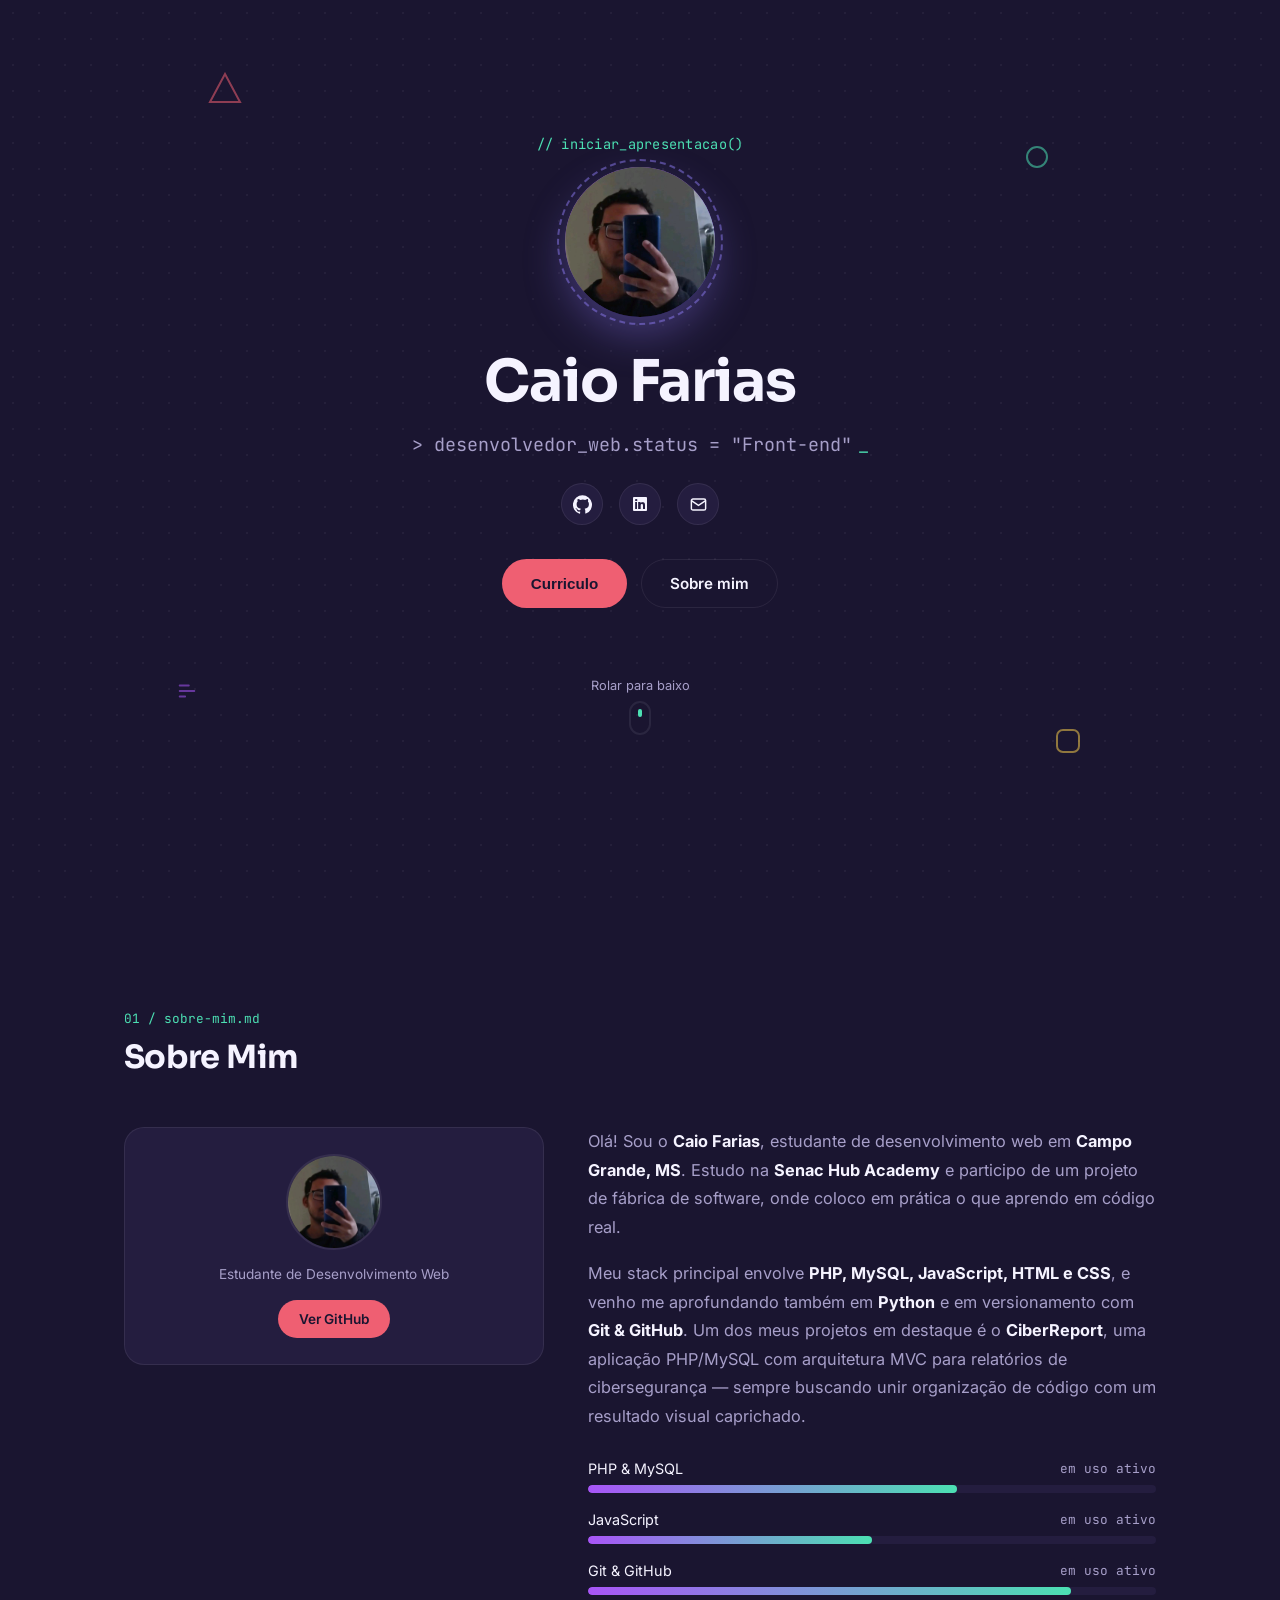
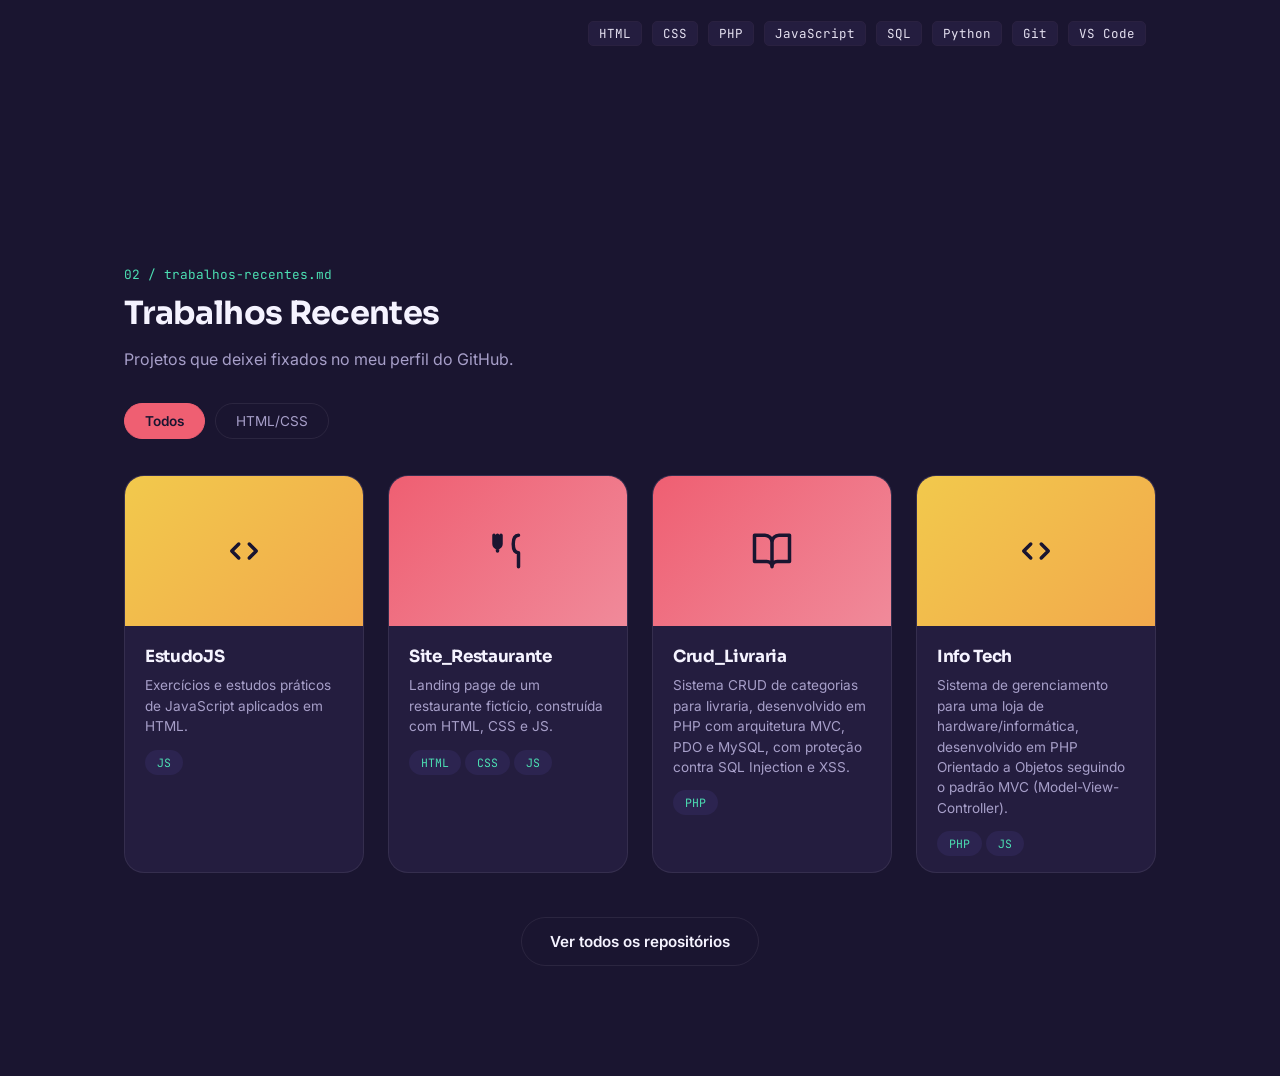
<file: index.html>
<!DOCTYPE html>
<html lang="pt-BR">
<head>
  <meta charset="UTF-8">
  <meta name="viewport" content="width=device-width, initial-scale=1.0">
  <title>Caio Farias — Desenvolvedor Web</title>

  <link rel="preconnect" href="https://fonts.googleapis.com">
  <link
    href="https://fonts.googleapis.com/css2?family=Sora:wght@400;600;700;800&family=Inter:wght@400;500;600&family=JetBrains+Mono:wght@400;500;600&display=swap"
    rel="stylesheet"
  >
  <link rel="stylesheet" href="https://cdnjs.cloudflare.com/ajax/libs/font-awesome/6.7.2/css/all.min.css">

  <link rel="stylesheet" href="index.css">
  <link rel="stylesheet" href="modal.css">

</head>
<body>

  <section class="hero" id="hero">

    <div class="shape" style="top:8%; left:10%; width:34px; animation-delay:0s;">
      <svg viewBox="0 0 34 34" fill="none">
        <polygon points="17,2 32,30 2,30" stroke="var(--coral)" stroke-width="2"/>
      </svg>
    </div>
    <div class="shape" style="top:16%; right:12%; width:26px; animation-delay:1.2s;">
      <svg viewBox="0 0 26 26" fill="none">
        <circle cx="13" cy="13" r="10" stroke="var(--mint)" stroke-width="2"/>
      </svg>
    </div>
    <div class="shape" style="bottom:22%; left:7%; width:22px; animation-delay:2s;">
      <svg viewBox="0 0 24 24" fill="none">
        <path d="M4 12h16M4 6h10M4 18h6" stroke="var(--purple)" stroke-width="2" stroke-linecap="round"/>
      </svg>
    </div>
    <div class="shape" style="bottom:16%; right:9%; width:30px; animation-delay:0.6s;">
      <svg viewBox="0 0 30 30" fill="none">
        <rect x="4" y="4" width="22" height="22" rx="6" stroke="var(--yellow)" stroke-width="2"/>
      </svg>
    </div>

    <span class="eyebrow mono">// iniciar_apresentacao()</span>

    <div class="avatar-wrap">
      <div class="avatar-ring"></div>
      <div class="avatar">
        <img src="Assets/perfil.jpg" alt="" class="avatar-img">
      </div>
    </div>

    <h1>Caio Farias</h1>

    <div class="title-line mono">
      <span>&gt; desenvolvedor_web.status = "Front-end"</span><span class="blink">_</span>
    </div>

    <div class="socials">
      <a href="https://github.com/CaioFarias-jpg" target="_blank" rel="noopener" aria-label="GitHub">
        <svg viewBox="0 0 24 24" fill="var(--text-light)">
          <path d="M12 .3a12 12 0 0 0-3.8 23.4c.6.1.8-.3.8-.6v-2.2c-3.3.7-4-1.6-4-1.6-.6-1.4-1.4-1.8-1.4-1.8-1.1-.8.1-.8.1-.8 1.2.1 1.9 1.3 1.9 1.3 1.1 1.9 2.9 1.3 3.6 1 .1-.8.4-1.3.8-1.6-2.7-.3-5.4-1.3-5.4-5.9 0-1.3.5-2.4 1.3-3.2-.1-.3-.6-1.6.1-3.3 0 0 1-.3 3.4 1.2a11.5 11.5 0 0 1 6 0c2.3-1.5 3.3-1.2 3.3-1.2.7 1.7.3 3 .1 3.3.8.8 1.3 1.9 1.3 3.2 0 4.6-2.7 5.6-5.4 5.9.4.4.8 1.1.8 2.2v3.3c0 .3.2.7.8.6A12 12 0 0 0 12 .3z"/>
        </svg>
      </a>
      <a href="https://www.linkedin.com/in/caio-farias-459695293/" target="_blank" rel="noopener" aria-label="LinkedIn">
        <i class="fa-brands fa-linkedin"></i>
      </a>
      <a href="mailto:caiovv1@outlook.com" aria-label="Email">
        <svg viewBox="0 0 24 24" fill="none" stroke="var(--text-light)" stroke-width="1.8">
          <rect x="3" y="5" width="18" height="14" rx="2"/>
          <path d="M3 7l9 6 9-6"/>
        </svg>
      </a>
    </div>

    <div class="hero-ctas">
      <button type="button" data-open-curriculo class="btn btn-solid">Curriculo</button>
      <a href="#sobre" class="btn btn-outline">Sobre mim</a>
    </div>

    <a href="#sobre" class="scroll-hint">
      <span>Rolar para baixo</span>
      <span class="scroll-dot"></span>
    </a>

  </section>

  <section class="about" id="sobre">

    <span class="section-tag">01 / sobre-mim.md</span>
    <h2>Sobre Mim</h2>

    <div class="about-grid">

      <div class="about-card">
        <div class="mini-avatar">
          <img src="Assets/perfil.jpg" alt="Caio Farias">
        </div>
        <p class="about-card-role">Estudante de Desenvolvimento Web</p>
        <a href="https://github.com/CaioFarias-jpg" target="_blank" rel="noopener" class="btn btn-solid btn-small">Ver GitHub</a>
      </div>

      <div class="about-text">
        <p>
          Olá! Sou o <strong>Caio Farias</strong>, estudante de desenvolvimento web em
          <strong>Campo Grande, MS</strong>. Estudo na <strong>Senac Hub Academy</strong> e
          participo de um projeto de fábrica de software, onde coloco em prática o que
          aprendo em código real.
        </p>
        <p>
          Meu stack principal envolve <strong>PHP, MySQL, JavaScript, HTML e CSS</strong>, e
          venho me aprofundando também em <strong>Python</strong> e em versionamento com
          <strong>Git &amp; GitHub</strong>. Um dos meus projetos em destaque é o
          <strong>CiberReport</strong>, uma aplicação PHP/MySQL com arquitetura MVC para
          relatórios de cibersegurança — sempre buscando unir organização de código com um
          resultado visual caprichado.
        </p>

        <div class="skills">
          <div class="skill-row">
            <div class="skill-label"><span>PHP &amp; MySQL</span><span>em uso ativo</span></div>
            <div class="skill-bar"><div class="skill-fill" style="--pct:65%"></div></div>
          </div>
          <div class="skill-row">
            <div class="skill-label"><span>JavaScript</span><span>em uso ativo</span></div>
            <div class="skill-bar"><div class="skill-fill" style="--pct:50%"></div></div>
          </div>
          <div class="skill-row">
            <div class="skill-label"><span>Git &amp; GitHub</span><span>em uso ativo</span></div>
            <div class="skill-bar"><div class="skill-fill" style="--pct:85%"></div></div>
          </div>
        </div>

        <div class="tag-cloud">
          <span class="tag">HTML</span>
          <span class="tag">CSS</span>
          <span class="tag">PHP</span>
          <span class="tag">JavaScript</span>
          <span class="tag">SQL</span>
          <span class="tag">Python</span>
          <span class="tag">Git</span>
          <span class="tag">VS Code</span>
        </div>
      </div>

    </div>
  </section>

  <section class="works" id="trabalhos">

    <span class="section-tag">02 / trabalhos-recentes.md</span>
    <h2>Trabalhos Recentes</h2>
    <p class="works-sub">Projetos que deixei fixados no meu perfil do GitHub.</p>

    <div class="filters" id="filters">
      <button class="filter-btn active" data-filter="all">Todos</button>
      <button class="filter-btn" data-filter="html">HTML/CSS</button>
    </div>

    <div class="works-grid" id="worksGrid">

      <a class="work-card" data-cat="html" href="https://github.com/CaioFarias-jpg/EstudoJS" target="_blank" rel="noopener">
        <div class="work-thumb work-thumb-1">
          <svg viewBox="0 0 24 24" width="42" height="42" fill="none">
            <path d="M9 8l-4 4 4 4M15 8l4 4-4 4" stroke="#1a1530" stroke-width="2" stroke-linecap="round" stroke-linejoin="round"/>
          </svg>
        </div>
        <div class="work-info">
          <h3>EstudoJS</h3>
          <p>Exercícios e estudos práticos de JavaScript aplicados em HTML.</p>
          <span class="work-tag">JS</span>
        </div>
      </a>

      <a class="work-card" data-cat="html" href="https://github.com/CaioFarias-jpg/Site_Restaurante" target="_blank" rel="noopener">
        <div class="work-thumb work-thumb-2">
          <svg viewBox="0 0 24 24" width="42" height="42" fill="none">
            <path d="M6 3v9M4 3v5a2 2 0 0 0 2 2 2 2 0 0 0 2-2V3M18 3c-2 0-3 2-3 5s1 5 3 5v8" stroke="#1a1530" stroke-width="2" stroke-linecap="round" stroke-linejoin="round"/>
          </svg>
        </div>
        <div class="work-info">
          <h3>Site_Restaurante</h3>
          <p>Landing page de um restaurante fictício, construída com HTML, CSS e JS.</p>
          <span class="work-tag">HTML</span>
          <span class="work-tag">CSS</span>
          <span class="work-tag">JS</span>
        </div>
      </a>

      <a class="work-card" data-cat="html" href="https://github.com/CaioFarias-jpg/Crud_Livraria" target="_blank" rel="noopener">
        <div class="work-thumb work-thumb-2">
          <svg viewBox="0 0 24 24" width="42" height="42" fill="none">
            <path d="M2 3h6a4 4 0 0 1 4 4v14a3 3 0 0 0-3-3H2V3z M22 3h-6a4 4 0 0 0-4 4v14a3 3 0 0 1 3-3h7V3z" stroke="#1a1530" stroke-width="2" stroke-linecap="round" stroke-linejoin="round"/>
          </svg>
        </div>
        <div class="work-info">
          <h3>Crud_Livraria</h3>
          <p>Sistema CRUD de categorias para livraria, desenvolvido em PHP com arquitetura MVC, PDO e MySQL, com proteção contra SQL Injection e XSS.</p>
          <span class="work-tag">PHP</span>
        </div>
      </a>
      <a class="work-card" data-cat="html" href="https://github.com/CaioFarias-jpg/InfoTech" target="_blank" rel="noopener">
        <div class="work-thumb work-thumb-1">
          <svg viewBox="0 0 24 24" width="42" height="42" fill="none">
            <path d="M9 8l-4 4 4 4M15 8l4 4-4 4" stroke="#1a1530" stroke-width="2" stroke-linecap="round" stroke-linejoin="round"/>
          </svg>
        </div>
        <div class="work-info">
          <h3>Info Tech</h3>
          <p>Sistema de gerenciamento para uma loja de hardware/informática, desenvolvido em PHP Orientado a Objetos seguindo o padrão MVC (Model-View-Controller).</p>
          <span class="work-tag">PHP</span>
          <span class="work-tag">JS</span>
        </div>
      </a>

    </div>

    <a href="https://github.com/CaioFarias-jpg?tab=repositories" target="_blank" rel="noopener" class="btn btn-outline load-more">
      Ver todos os repositórios
    </a>

  </section>

  <div class="cv-overlay" id="cvOverlay">
    <div class="cv-window" role="dialog" aria-modal="true" aria-label="Currículo de Caio" id="cvModal">

      <div class="cv-titlebar">
        <div class="cv-dots">
          <button aria-label="Fechar" id="closeCvBtn"><span class="red"></span></button>
          <span class="yellow"></span>
          <span class="green"></span>
        </div>
        <span class="cv-titlebar-label">caio@farias: ~</span>
      </div>

      <div class="cv-body">

        <div class="line"><span class="p">$</span> whoami</div>
        <div class="out"><strong>Caio Farias</strong> — Desenvolvedor Web</div>

        <div class="line"><span class="p">$</span> cat <span class="path">sobre.txt</span></div>
        <div class="out">
          Estudante de Desenvolvimento Web no Senac Hub Academy (Campo Grande/MS).
        </div>

        <div class="line"><span class="p">$</span> ls <span class="path">habilidades/</span></div>
        <div class="out">
          <div class="tag-row">
            <span class="tag">PHP (em estudo)</span>
            <span class="tag">MySQL</span>
            <span class="tag">JavaScript (em estudo)</span>
            <span class="tag">HTML/CSS</span>
            <span class="tag">Git &amp; GitHub</span>
          </div>
        </div>

        <div class="line"><span class="p">$</span> ls <span class="path">projetos/</span></div>
        <div class="out">
          <ul>
            <li><strong>CiberReport</strong> — plataforma de relatórios de cibersegurança (PHP MVC)</li>
            <li><strong>InfoTech</strong> — sistema de gestão para loja de hardware (PHP MVC)</li>
            <li><strong>Habit Tracker</strong> — app full-stack de tarefas e hábitos (PHP MVC)</li>
          </ul>
        </div>

        <div class="line"><span class="p">$</span> cat <span class="path">formacao.txt</span></div>
        <div class="out">Desenvolvimento Web — Senac Hub Academy, Campo Grande/MS</div>

        <div class="line"><span class="p">$</span> ./baixar-curriculo<span class="cursor-final"></span></div>
        <div class="out">
          <a class="cv-download" href="Assets/Curriculo_Caio_Farias.pdf" download>
            ⭳ baixar curriculo-caio.pdf
          </a>
        </div>

      </div>
    </div>
  </div>

  <script src="script.js"></script>

</body>
</html>
</file>
<file: index.css>
:root{
  --bg-base:#1a1530;
  --bg-panel:#241d3f;
  --bg-panel-2:#2c2450;
  --purple:#8b7bf0;
  --yellow:#f2c94c;
  --coral:#ef5f72;
  --mint:#4ce0b3;
  --text-light:#f5f3ff;
  --text-muted:#a79fc9;
  --border-soft:rgba(245,243,255,0.08);
}

*{margin:0;padding:0;box-sizing:border-box;}

html{scroll-behavior:smooth;}

body{
  background:var(--bg-base);
  color:var(--text-light);
  font-family:'Inter', sans-serif;
  overflow-x:hidden;
  position:relative;
}

body::before{
  content:"";
  position:fixed;
  inset:0;
  background-image:radial-gradient(circle, rgba(245,243,255,0.05) 1px, transparent 1px);
  background-size:26px 26px;
  pointer-events:none;
  z-index:0;
}

h1,h2,h3{
  font-family:'Sora', sans-serif;
  font-weight:700;
  letter-spacing:-0.02em;
}

.mono{ font-family:'JetBrains Mono', monospace; }

a{ color:inherit; text-decoration:none; }

section{
  position:relative;
  z-index:1;
  padding:110px 24px;
  max-width:1080px;
  margin:0 auto;
}

/* ---------- formas decorativas ---------- */
.shape{
  position:absolute;
  z-index:0;
  opacity:0.55;
  animation:float 7s ease-in-out infinite;
}
@keyframes float{
  0%,100%{ transform:translateY(0) rotate(0deg); }
  50%{ transform:translateY(-18px) rotate(8deg); }
}
@media (prefers-reduced-motion: reduce){
  .shape, .blink, .stat-icon{ animation:none !important; }
}

/* ================= HERO ================= */
.hero{
  min-height:100vh;
  display:flex;
  flex-direction:column;
  align-items:center;
  justify-content:center;
  text-align:center;
  padding-top:80px;
}

.hero .shape svg{ width:100%; height:100%; display:block; }

.avatar-wrap{
  position:relative;
  width:150px;
  height:150px;
  margin-bottom:28px;
}

.avatar-ring{
  position:absolute;
  inset:-8px;
  border-radius:50%;
  border:2px dashed rgba(139,123,240,0.5);
  animation:spin 18s linear infinite;
}
@keyframes spin{ to{ transform:rotate(360deg); } }
@media (prefers-reduced-motion: reduce){ .avatar-ring{ animation:none; } }

.avatar{
  width:100%;
  height:100%;
  border-radius:50%;
  background:linear-gradient(150deg, var(--purple), #5a4bc4);
  display:flex;
  align-items:center;
  justify-content:center;
  box-shadow:0 18px 40px rgba(139,123,240,0.35);
  overflow:hidden;
}

.avatar-img{
  width:100%;
  height:100%;
  object-fit:cover;
}

.hero .eyebrow{
  font-size:0.85rem;
  color:var(--mint);
  margin-bottom:14px;
  letter-spacing:0.02em;
}

.hero h1{
  font-size:clamp(2.4rem, 6vw, 3.6rem);
  color:var(--text-light);
}

.hero .title-line{
  margin-top:14px;
  font-size:1.15rem;
  color:var(--text-muted);
  display:flex;
  align-items:center;
  gap:6px;
  justify-content:center;
  flex-wrap:wrap;
}

.blink{
  animation:blink 1s steps(1) infinite;
  color:var(--mint);
}
@keyframes blink{ 50%{ opacity:0; } }

.socials{
  display:flex;
  gap:16px;
  margin-top:26px;
}

.socials a{
  width:42px;
  height:42px;
  border-radius:50%;
  border:1px solid var(--border-soft);
  display:flex;
  align-items:center;
  justify-content:center;
  transition:all .25s ease;
  background:var(--bg-panel);
}
.socials a:hover{
  border-color:var(--purple);
  transform:translateY(-4px);
  background:var(--bg-panel-2);
}
.socials svg{ width:19px; height:19px; }

.hero-ctas{
  display:flex;
  gap:14px;
  margin-top:34px;
  flex-wrap:wrap;
  justify-content:center;
}

.btn{
  display:inline-flex;
  align-items:center;
  gap:8px;
  padding:14px 28px;
  border-radius:100px;
  font-weight:600;
  font-size:0.95rem;
  transition:all .25s ease;
  border:1px solid transparent;
  cursor:pointer;
}
.btn-solid{
  background:var(--coral);
  color:#1a1530;
}
.btn-solid:hover{
  box-shadow:0 12px 30px rgba(239,95,114,0.4);
  transform:translateY(-3px);
}
.btn-outline{
  border-color:var(--border-soft);
  color:var(--text-light);
}
.btn-outline:hover{
  border-color:var(--purple);
  background:var(--bg-panel);
}
.btn-small{
  padding:10px 20px;
  font-size:0.85rem;
}

.scroll-hint{
  margin-top:70px;
  display:flex;
  flex-direction:column;
  align-items:center;
  gap:8px;
  color:var(--text-muted);
  font-size:0.8rem;
}
.scroll-dot{
  width:22px; height:34px;
  border-radius:20px;
  border:2px solid var(--border-soft);
  position:relative;
}
.scroll-dot::before{
  content:"";
  position:absolute;
  top:6px; left:50%;
  width:4px; height:8px;
  background:var(--mint);
  border-radius:4px;
  transform:translateX(-50%);
  animation:scrolldown 1.6s ease infinite;
}
@keyframes scrolldown{
  0%{ opacity:1; top:6px; }
  100%{ opacity:0; top:18px; }
}

/* ================= SOBRE MIM ================= */
.section-tag{
  font-family:'JetBrains Mono', monospace;
  font-size:0.8rem;
  color:var(--mint);
  display:block;
  margin-bottom:10px;
}

.about h2, .works h2{
  font-size:2rem;
  margin-bottom:16px;
}

.about h2{ margin-bottom:50px; }

.about-grid{
  display:grid;
  grid-template-columns:0.85fr 1.15fr;
  gap:44px;
  align-items:start;
}

.about-card{
  background:var(--bg-panel);
  border:1px solid var(--border-soft);
  border-radius:20px;
  padding:26px;
  text-align:center;
}

.mini-avatar{
  width:96px;
  height:96px;
  border-radius:50%;
  margin:0 auto 16px;
  overflow:hidden;
  border:2px solid var(--border-soft);
}
.mini-avatar img{
  width:100%;
  height:100%;
  object-fit:cover;
}

.about-card-role{
  color:var(--text-muted);
  font-size:0.85rem;
  margin-bottom:18px;
}

.about-text p{
  color:var(--text-muted);
  line-height:1.75;
  font-size:1.02rem;
  margin-bottom:18px;
}

.about-text strong{ color:var(--text-light); }

.skills{ margin-top:30px; }

.skill-row{ margin-bottom:18px; }

.skill-label{
  display:flex;
  justify-content:space-between;
  font-size:0.9rem;
  margin-bottom:8px;
}

.skill-label span:last-child{
  font-family:'JetBrains Mono', monospace;
  color:var(--text-muted);
  font-size:0.8rem;
}

.skill-bar{
  height:8px;
  border-radius:100px;
  background:var(--bg-panel);
  overflow:hidden;
}

.skill-fill{
  height:100%;
  border-radius:100px;
  background:linear-gradient(90deg, var(--purple), var(--mint));
  width:0;
  animation:fillbar 1.4s ease forwards;
  animation-delay:.3s;
}
@keyframes fillbar{ to{ width:var(--pct); } }

.tag-cloud{
  display:flex;
  flex-wrap:wrap;
  gap:10px;
  margin-top:26px;
}

.tag{
  font-family:'JetBrains Mono', monospace;
  font-size:0.8rem;
  padding:8px 14px;
  border-radius:8px;
  background:var(--bg-panel);
  border:1px solid var(--border-soft);
  color:var(--text-muted);
}

/* linha de estatísticas */
.stats-row{
  display:grid;
  grid-template-columns:repeat(4, 1fr);
  gap:20px;
  margin-top:60px;
  padding-top:44px;
  border-top:1px solid var(--border-soft);
}

.stat{
  text-align:center;
  display:flex;
  flex-direction:column;
  align-items:center;
  gap:6px;
}

.stat-icon{
  font-size:1.5rem;
  animation:pulse 2.4s ease-in-out infinite;
}
@keyframes pulse{
  0%,100%{ transform:scale(1); }
  50%{ transform:scale(1.15); }
}

.stat-number{
  font-family:'Sora', sans-serif;
  font-weight:800;
  font-size:1.6rem;
  color:var(--text-light);
}

.stat-label{
  font-size:0.8rem;
  color:var(--text-muted);
}

/* ================= TRABALHOS RECENTES ================= */
.works-sub{
  color:var(--text-muted);
  margin-bottom:34px;
}

.filters{
  display:flex;
  gap:10px;
  flex-wrap:wrap;
  margin-bottom:36px;
}

.filter-btn{
  background:none;
  border:1px solid var(--border-soft);
  color:var(--text-muted);
  padding:9px 20px;
  border-radius:100px;
  font-family:'Inter', sans-serif;
  font-size:0.85rem;
  cursor:pointer;
  transition:all .2s ease;
}
.filter-btn:hover{
  border-color:var(--purple);
  color:var(--text-light);
}
.filter-btn.active{
  background:var(--coral);
  border-color:var(--coral);
  color:#1a1530;
  font-weight:600;
}

.works-grid{
  display:grid;
  grid-template-columns:repeat(auto-fit, minmax(240px, 1fr));
  gap:24px;
}

.work-card{
  background:var(--bg-panel);
  border:1px solid var(--border-soft);
  border-radius:20px;
  overflow:hidden;
  display:flex;
  flex-direction:column;
  transition:all .3s ease;
}
.work-card:hover{
  transform:translateY(-6px);
  border-color:var(--purple);
  box-shadow:0 20px 40px rgba(0,0,0,0.35);
}

.work-thumb{
  height:150px;
  display:flex;
  align-items:center;
  justify-content:center;
}
.work-thumb-1{ background:linear-gradient(135deg, var(--yellow), #f2a94c); }
.work-thumb-2{ background:linear-gradient(135deg, var(--coral), #f08a9a); }

.work-info{
  padding:20px;
}
.work-info h3{
  font-size:1.05rem;
  margin-bottom:8px;
}
.work-info p{
  color:var(--text-muted);
  font-size:0.85rem;
  line-height:1.5;
  margin-bottom:14px;
}

.work-tag{
  font-family:'JetBrains Mono', monospace;
  font-size:0.72rem;
  padding:5px 12px;
  border-radius:100px;
  background:var(--bg-panel-2);
  color:var(--mint);
}

.load-more{
  display:flex;
  width:fit-content;
  margin:44px auto 0;
}

/* ================= RESPONSIVO ================= */
@media (max-width:760px){
  .about-grid{ grid-template-columns:1fr; }
  .stats-row{ grid-template-columns:repeat(2, 1fr); row-gap:34px; }
  section{ padding:80px 20px; }
}
</file>
<file: modal.css>
:root {
  --bg-window: #120e1c;
  --bg-titlebar: #1a1428;
  --purple: #a855f7;
  --purple-dim: #7c3aed;
  --text-main: #e4e0f0;
  --text-dim: #8b8496;
  --border: #2a2140;
  --dot-red: #ff5f56;
  --dot-yellow: #ffbd2e;
  --dot-green: #27c93f;
}

.cv-overlay {
  position: fixed;
  inset: 0;
  background: rgba(5, 3, 10, 0.75);
  backdrop-filter: blur(3px);
  display: none;
  align-items: center;
  justify-content: center;
  padding: 20px;
  z-index: 1000;
  font-family: 'JetBrains Mono', monospace;
}

.cv-overlay.open {
  display: flex;
}

.cv-window {
  width: 100%;
  max-width: 640px;
  max-height: 82vh;
  background: var(--bg-window);
  border: 1px solid var(--border);
  border-radius: 10px;
  box-shadow: 0 30px 80px rgba(0, 0, 0, 0.55), 0 0 0 1px rgba(168, 85, 247, 0.06);
  display: flex;
  flex-direction: column;
  overflow: hidden;
  animation: cv-pop-in 0.18s ease-out;
}

.cv-titlebar {
  background: var(--bg-titlebar);
  border-bottom: 1px solid var(--border);
  padding: 10px 14px;
  display: flex;
  align-items: center;
  gap: 10px;
  flex-shrink: 0;
}

.cv-dots { display: flex; gap: 7px; }
.cv-dots span { width: 11px; height: 11px; border-radius: 50%; display: block; }
.cv-dots .red { background: var(--dot-red); }
.cv-dots .yellow { background: var(--dot-yellow); }
.cv-dots .green { background: var(--dot-green); }
.cv-dots button { all: unset; cursor: pointer; }

.cv-titlebar-label {
  flex: 1;
  text-align: center;
  font-size: 12.5px;
  color: var(--text-dim);
  letter-spacing: 0.2px;
  margin-right: 34px;
}

.cv-body {
  padding: 22px 24px 26px;
  overflow-y: auto;
  font-size: 14px;
  line-height: 1.7;
  color: var(--text-main);
}

.cv-body::-webkit-scrollbar { width: 8px; }
.cv-body::-webkit-scrollbar-thumb { background: var(--border); border-radius: 4px; }

.line { margin-bottom: 2px; }
.line .p { color: var(--purple); }
.line .path { color: #6ee7b7; }

.out { margin: 4px 0 18px 0; padding-left: 4px; color: var(--text-dim); }
.out strong { color: var(--text-main); font-weight: 500; }
.out ul { margin: 6px 0 0; padding-left: 18px; }
.out li { margin-bottom: 3px; }

.tag-row { display: flex; flex-wrap: wrap; gap: 8px; margin-top: 8px; }
.tag {
  border: 1px solid var(--border);
  color: var(--text-main);
  padding: 3px 10px;
  border-radius: 5px;
  font-size: 12.5px;
}

.cv-download {
  display: inline-flex;
  align-items: center;
  gap: 8px;
  margin-top: 4px;
  background: var(--purple-dim);
  color: #fff;
  text-decoration: none;
  padding: 10px 16px;
  border-radius: 6px;
  font-size: 13.5px;
  transition: background 0.15s ease;
}

.cv-download:hover { background: var(--purple); }

.cursor-final {
  display: inline-block;
  width: 8px;
  height: 15px;
  background: var(--purple);
  vertical-align: -2px;
  animation: cv-blink 1.1s step-end infinite;
}

@keyframes cv-blink { 50% { opacity: 0; } }

@keyframes cv-pop-in {
  from { opacity: 0; transform: scale(0.97) translateY(6px); }
  to { opacity: 1; transform: scale(1) translateY(0); }
}

@media (prefers-reduced-motion: reduce) {
  .cursor-final { animation: none; }
  .cv-window { animation: none; }
}
</file>
